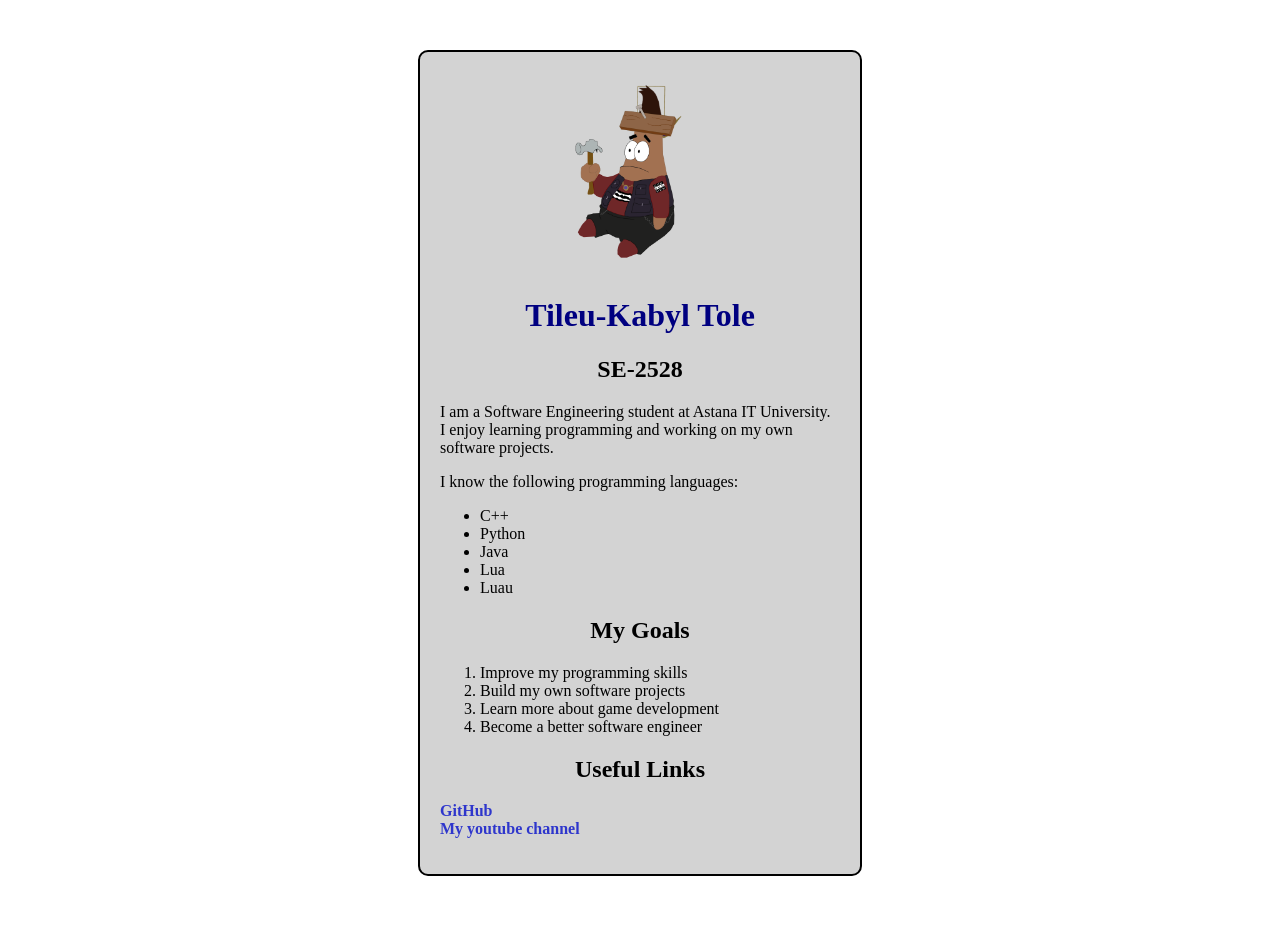
<file: index.html>
<!DOCTYPE html>
<html lang="en">
<head>
    <meta charset="UTF-8">
    <meta name="viewport" content="width=device-width, initial-scale=1.0">
    <title>Document</title>
    <link rel="stylesheet" href="styles.css">
</head>
<body>
    <div class="profile-card">
        <img src="images/profile.png" alt="My profile photo">

        <h1 id="profile-name">Tileu-Kabyl Tole</h1>

        <h2>SE-2528</h2>

        <p class="text-accent">
            I am a Software Engineering student at Astana IT University.
            <br>
            I enjoy learning programming and working on my own software projects.
        </p>

        <p class="text-accent">
            I know the following programming languages:
        </p>
        
        <ul class="list">
            <li> C++ </li>
            <li> Python </li>
            <li> Java </li>
            <li> Lua </li>
            <li> Luau </li>
        </ul>

        <h2>My Goals</h2>

        <ol class="list">
            <li>Improve my programming skills</li>
            <li>Build my own software projects</li>
            <li>Learn more about game development</li>
            <li>Become a better software engineer</li>
        </ol>


         <h2>Useful Links</h2>

        <p class="text-accent">
            <a class= "smooth-link" href="https://github.com/Masterok556/">
                GitHub
            </a>
            <br>
            <a class= "smooth-link" href="https://www.youtube.com/watch?v=dQw4w9WgXcQ">
                My youtube channel
            </a>
        </p>

    </div>

    
</body>
</html>
</file>
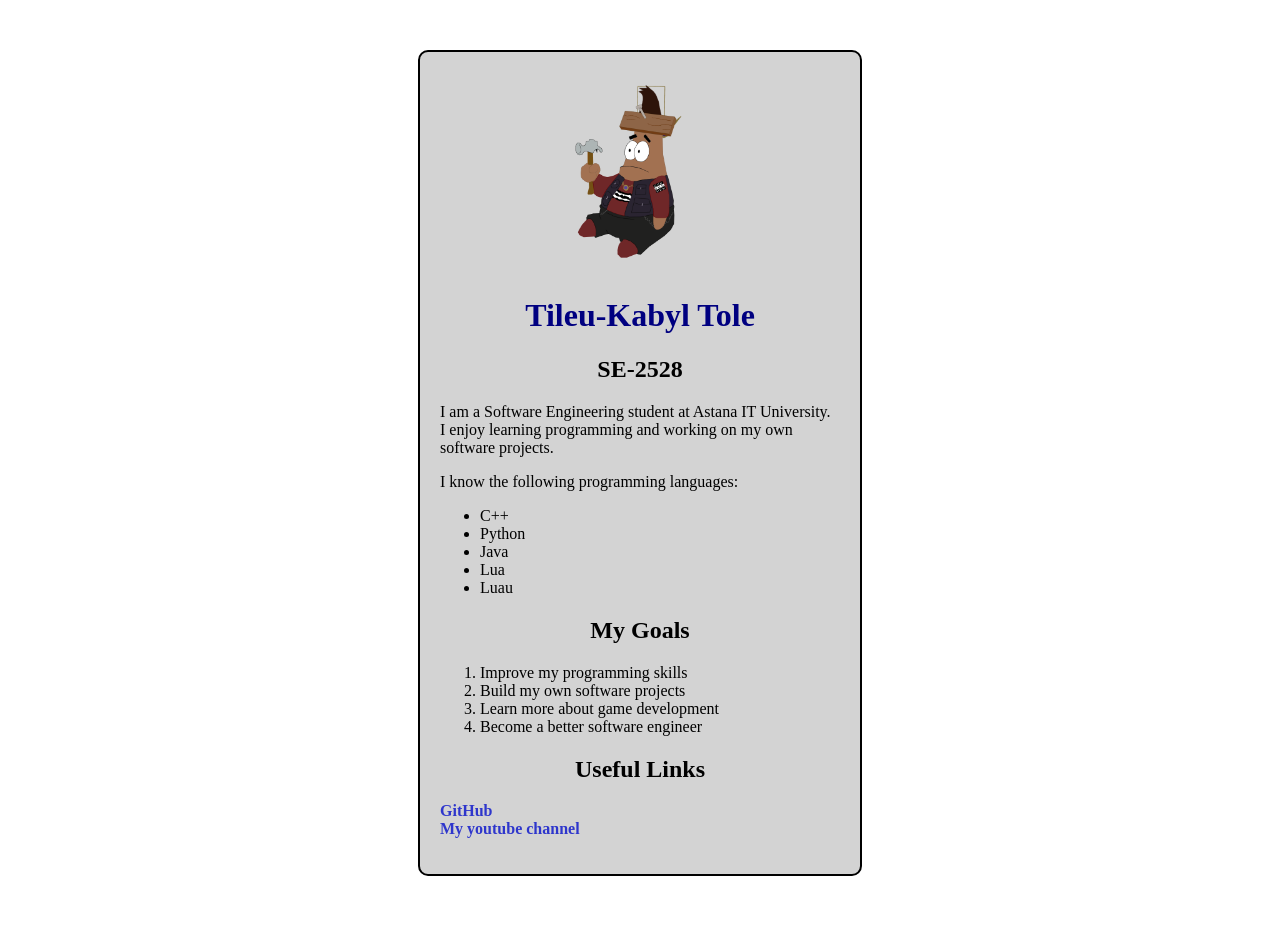
<file: task1/index.html>
<!DOCTYPE html>
<html lang="en">
<head>
    <meta charset="UTF-8">
    <meta name="viewport" content="width=device-width, initial-scale=1.0">
    <title>task1</title>
    <link rel="stylesheet" href="styles.css">
</head>
<body>
    <div class="profile-card">
        <img src="../images/profile.png" alt="My profile photo">

        <h1 id="profile-name">Tileu-Kabyl Tole</h1>

        <h2>SE-2528</h2>

        <p class="text-accent">
            I am a Software Engineering student at Astana IT University.
            <br>
            I enjoy learning programming and working on my own software projects.
        </p>

        <p class="text-accent">
            I know the following programming languages:
        </p>
        
        <ul class="list">
            <li> C++ </li>
            <li> Python </li>
            <li> Java </li>
            <li> Lua </li>
            <li> Luau </li>
        </ul>

        <h2>My Goals</h2>

        <ol class="list">
            <li>Improve my programming skills</li>
            <li>Build my own software projects</li>
            <li>Learn more about game development</li>
            <li>Become a better software engineer</li>
        </ol>


         <h2>Useful Links</h2>

        <p class="text-accent">
            <a class= "smooth-link" href="https://github.com/Masterok556/">
                GitHub
            </a>
            <br>
            <a class= "smooth-link" href="https://www.youtube.com/watch?v=dQw4w9WgXcQ">
                My youtube channel
            </a>
        </p>

    </div>

    
</body>
</html>
</file>
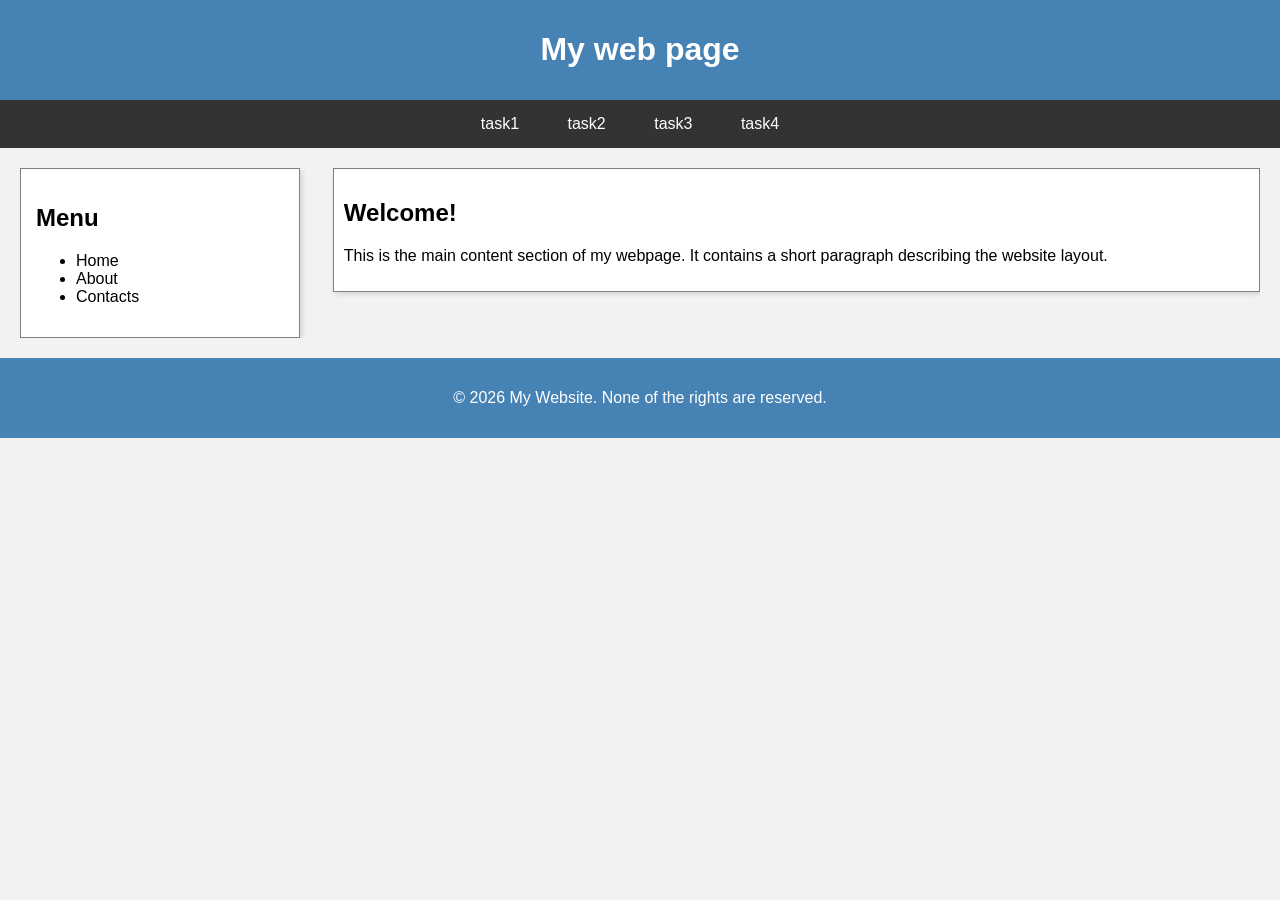
<file: task2/index.html>
<!DOCTYPE html>
<html lang="en">
<head>
    <meta charset="UTF-8">
    <meta name="viewport" content="width=device-width, initial-scale=1.0">
    <title>task2</title>
    <link rel="stylesheet" href="styles.css">
</head>
<body>
    <div class="header">
        <h1>My web page</h1>
    </div>

    <div class="navbar">
        <a href="https://masterok556.github.io/FrontEnd-Assignment1/task1">task1</a>
        <a href="https://masterok556.github.io/FrontEnd-Assignment1/task2">task2</a>
        <a href="https://masterok556.github.io/FrontEnd-Assignment1/task3">task3</a>
        <a href="https://masterok556.github.io/FrontEnd-Assignment1/task4">task4</a>
    </div>

    <div class="container">
        <div class="sidebar">
            <h2>Menu</h2>

            <ul>
                <li>Home</li>
                <li>About</li>
                <li>Contacts</li>
            </ul>
        </div>

         <div class="content">
            <h2>Welcome!</h2>

            <p>
                This is the main content section of my webpage.
                It contains a short paragraph describing the website layout.
            </p>
        </div>

    </div>

    <div class="footer">
        <p>© 2026 My Website. None of the rights are reserved.</p>
    </div>
</body>
</html>
</file>
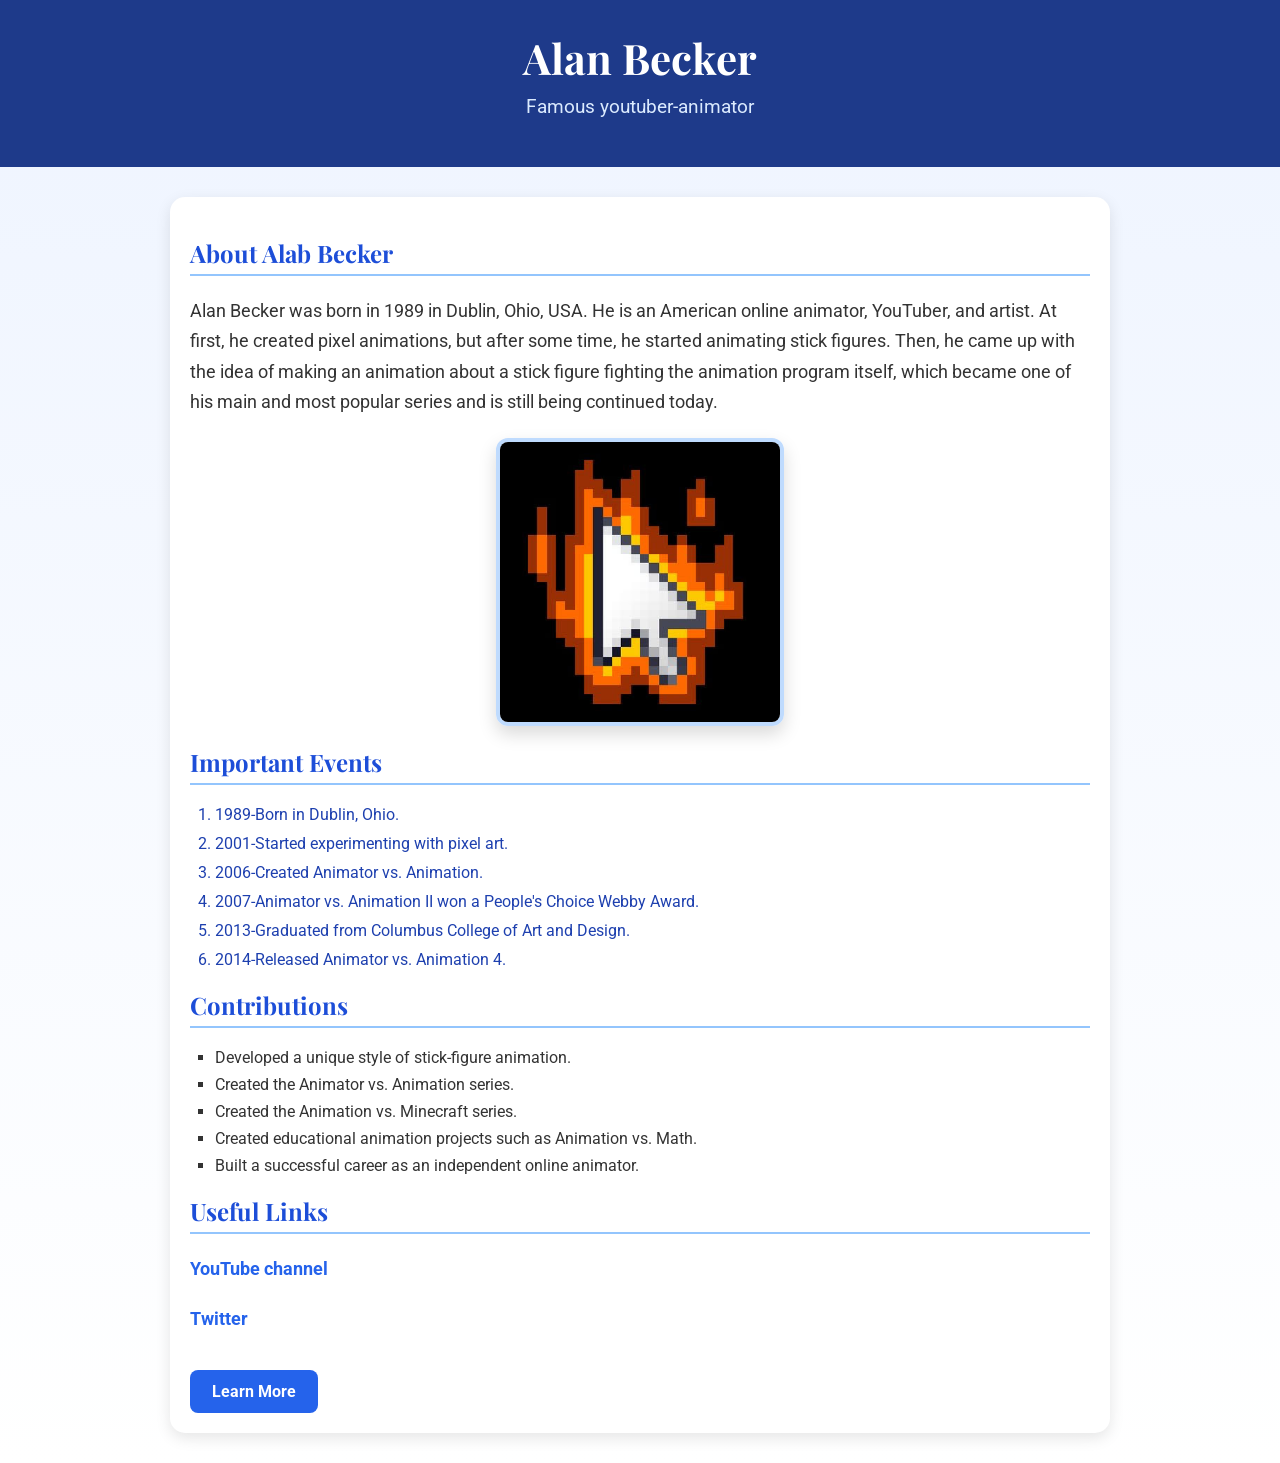
<file: task3/index.html>
<!DOCTYPE html>
<html lang="en">
<head>
    <meta charset="UTF-8">
    <meta name="viewport" content="width=device-width, initial-scale=1.0">
    <title>task3</title>
    <link rel="stylesheet" href="styles.css">
    <link rel="preconnect" href="https://fonts.googleapis.com">
    <link rel="preconnect" href="https://fonts.gstatic.com" crossorigin>
    <link href="https://fonts.googleapis.com/css2?family=Playfair+Display:wght@600;700&family=Roboto:wght@300;400;500&display=swap" rel="stylesheet">

</head>
<body>

    <header>
        <h1>Alan Becker</h1>
        <h3>Famous youtuber-animator</h3>
    </header>

    <div class="content">

        <h2>About Alab Becker</h2>

        <p>
            Alan Becker was born in 1989 in Dublin, Ohio, USA. He is an American online animator,
            YouTuber, and artist. At first, he created pixel animations, but after some time,
            he started animating stick figures. Then, he came up with the idea of making an
            animation about a stick figure fighting the animation program itself, which became
            one of his main and most popular series and is still being continued today.


        </p>

        <img src="../images/alanBecker.jfif" alt="Logo of the Alan's channel">

        <h2>Important Events</h2>

        <ol>
            <li>1989-Born in Dublin, Ohio.</li>
            <li>2001-Started experimenting with pixel art.</li>
            <li>2006-Created Animator vs. Animation.</li>
            <li>2007-Animator vs. Animation II won a People's Choice Webby Award.</li>
            <li>2013-Graduated from Columbus College of Art and Design.</li>
            <li>2014-Released Animator vs. Animation 4.</li>
        </ol>

        <h2>Contributions</h2>

        <ul>
            <li>Developed a unique style of stick-figure animation.</li>
            <li>Created the Animator vs. Animation series.</li>
            <li>Created the Animation vs. Minecraft series.</li>
            <li>Created educational animation projects such as Animation vs. Math.</li>
            <li>Built a successful career as an independent online animator.</li>
        </ul>

        <h2>Useful Links</h2>

        <p>
            <a href="https://youtube.com/@alanbecker?si=4Vcndcm_cweVPpKK">
                YouTube channel
            </a>
        </p>

        <p>
            <a href="https://x.com/alanthebecker">
                Twitter
            </a>
        </p>

        <a href="https://ru.wikipedia.org/wiki/%D0%91%D0%B5%D0%BA%D0%B5%D1%80,_%D0%90%D0%BB%D0%B0%D0%BD" class="btn">
            Learn More
        </a>

    </div>

</body>
</html>
</file>
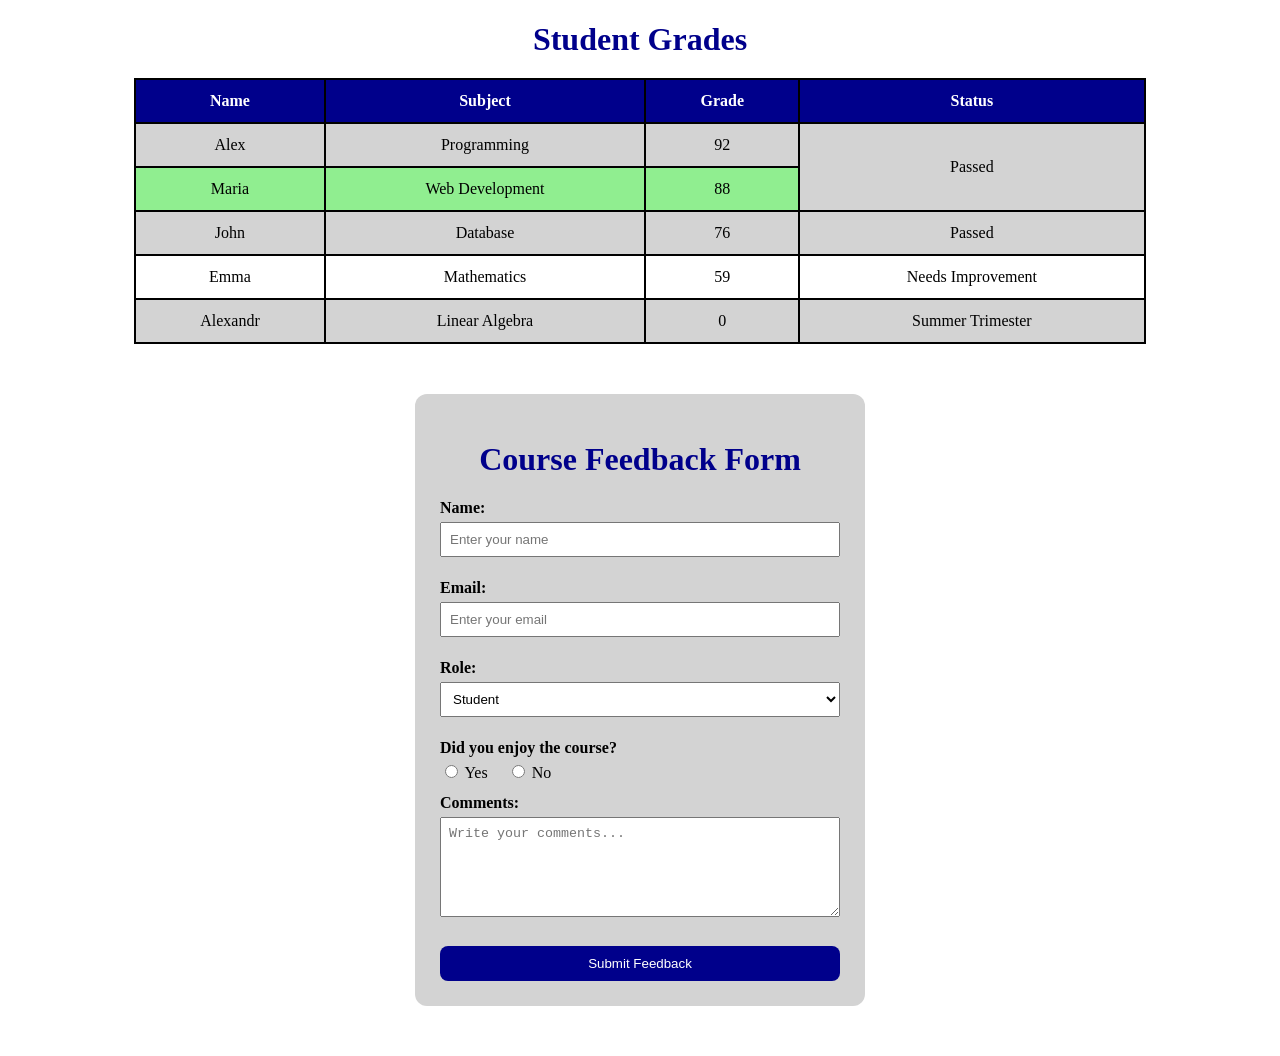
<file: task4/index.html>
<!DOCTYPE html>
<html lang="en">
<head>
    <meta charset="UTF-8">
    <meta name="viewport" content="width=device-width, initial-scale=1.0">
    <title>task4</title>
    <link rel="stylesheet" href="styles.css">
</head>
<body>

    <h1 id="table-title">Student Grades</h1>

    <table>
        <tr>
            <th>Name</th>
            <th>Subject</th>
            <th>Grade</th>
            <th>Status</th>
        </tr>

        <tr>
            <td>Alex</td>
            <td>Programming</td>
            <td>92</td>
            <td rowspan="2">Passed</td>
        </tr>

        <tr class="highlight-row">
            <td>Maria</td>
            <td>Web Development</td>
            <td>88</td>
        </tr>

        <tr>
            <td>John</td>
            <td>Database</td>
            <td>76</td>
            <td>Passed</td>
        </tr>

        <tr>
            <td>Emma</td>
            <td>Mathematics</td>
            <td>59</td>
            <td>Needs Improvement</td>
        </tr>

        <tr>
            <td>Alexandr</td>
            <td>Linear Algebra</td>
            <td>0</td>
            <td>Summer Trimester</td>
        </tr>

    </table>



    <div class="form-container">

        <h1 id="form-title">Course Feedback Form</h1>

        <form>

            <label for="name">Name:</label>
            <input type="text" id="name" name="name" placeholder="Enter your name">

            <label for="email">Email:</label>
            <input type="email" id="email" name="email" placeholder="Enter your email">

            <label for="role">Role:</label>
            <select id="role" name="role">
                <option>Student</option>
                <option>Teacher</option>
                <option>Other</option>
            </select>

            <label>Did you enjoy the course?</label>

            <div class="radio-group">
                <input type="radio" id="yes" name="enjoyed">
                <label for="yes">Yes</label>

                <input type="radio" id="no" name="enjoyed">
                <label for="no">No</label>
            </div>

            <label for="comments">Comments:</label>
            <textarea id="comments" name="comments"
                placeholder="Write your comments..."></textarea>

            <button type="submit">Submit Feedback</button>
            
        </form>

    </div>
</body>
</html>
</file>
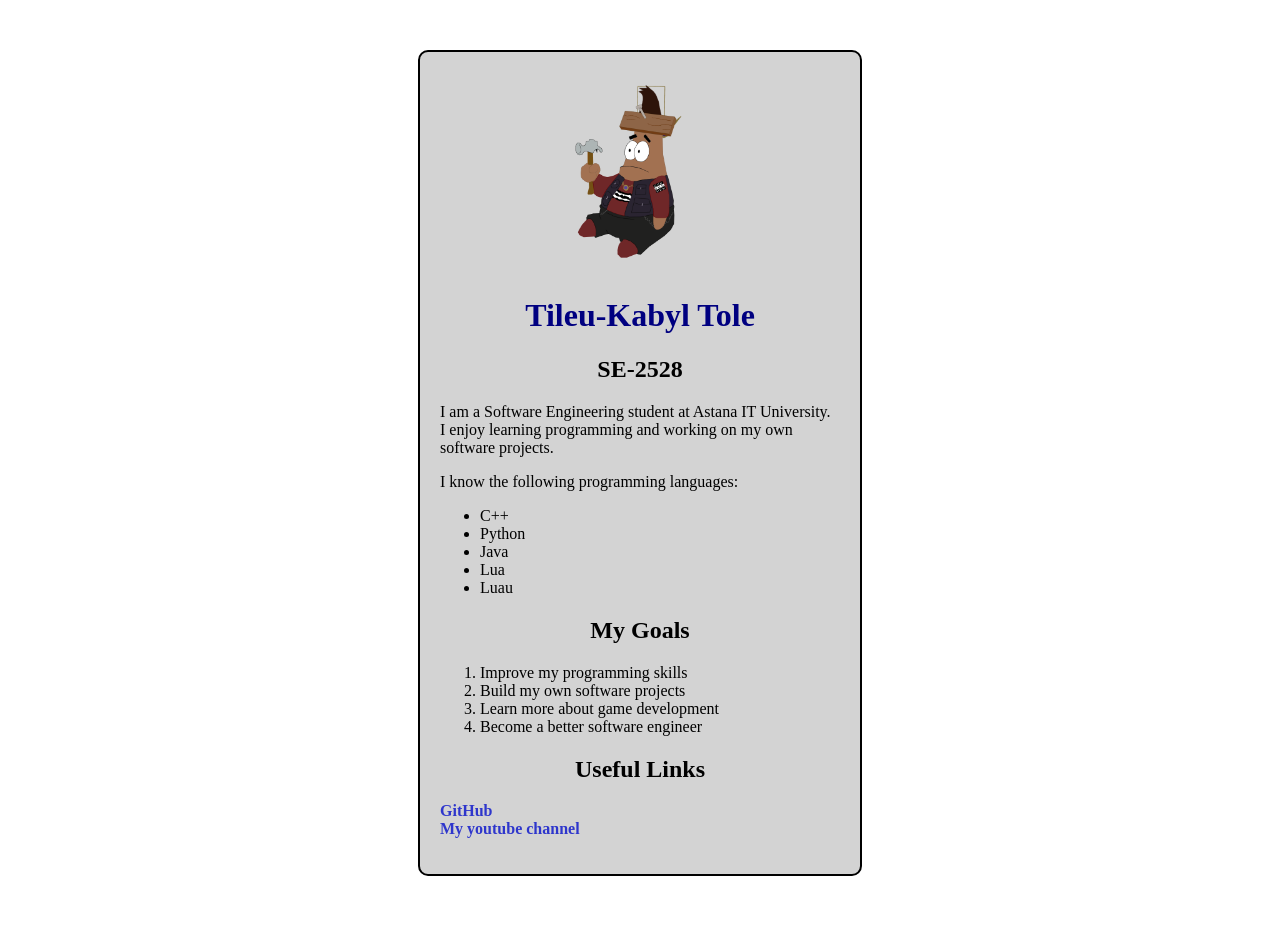
<file: task1/task1.html>
<!DOCTYPE html>
<html lang="en">
<head>
    <meta charset="UTF-8">
    <meta name="viewport" content="width=device-width, initial-scale=1.0">
    <title>task1</title>
    <link rel="stylesheet" href="styles.css">
</head>
<body>
    <div class="profile-card">
        <img src="../images/profile.png" alt="My profile photo">

        <h1 id="profile-name">Tileu-Kabyl Tole</h1>

        <h2>SE-2528</h2>

        <p class="text-accent">
            I am a Software Engineering student at Astana IT University.
            <br>
            I enjoy learning programming and working on my own software projects.
        </p>

        <p class="text-accent">
            I know the following programming languages:
        </p>
        
        <ul class="list">
            <li> C++ </li>
            <li> Python </li>
            <li> Java </li>
            <li> Lua </li>
            <li> Luau </li>
        </ul>

        <h2>My Goals</h2>

        <ol class="list">
            <li>Improve my programming skills</li>
            <li>Build my own software projects</li>
            <li>Learn more about game development</li>
            <li>Become a better software engineer</li>
        </ol>


         <h2>Useful Links</h2>

        <p class="text-accent">
            <a class= "smooth-link" href="https://github.com/Masterok556/">
                GitHub
            </a>
            <br>
            <a class= "smooth-link" href="https://www.youtube.com/watch?v=dQw4w9WgXcQ">
                My youtube channel
            </a>
        </p>

    </div>

    
</body>
</html>
</file>
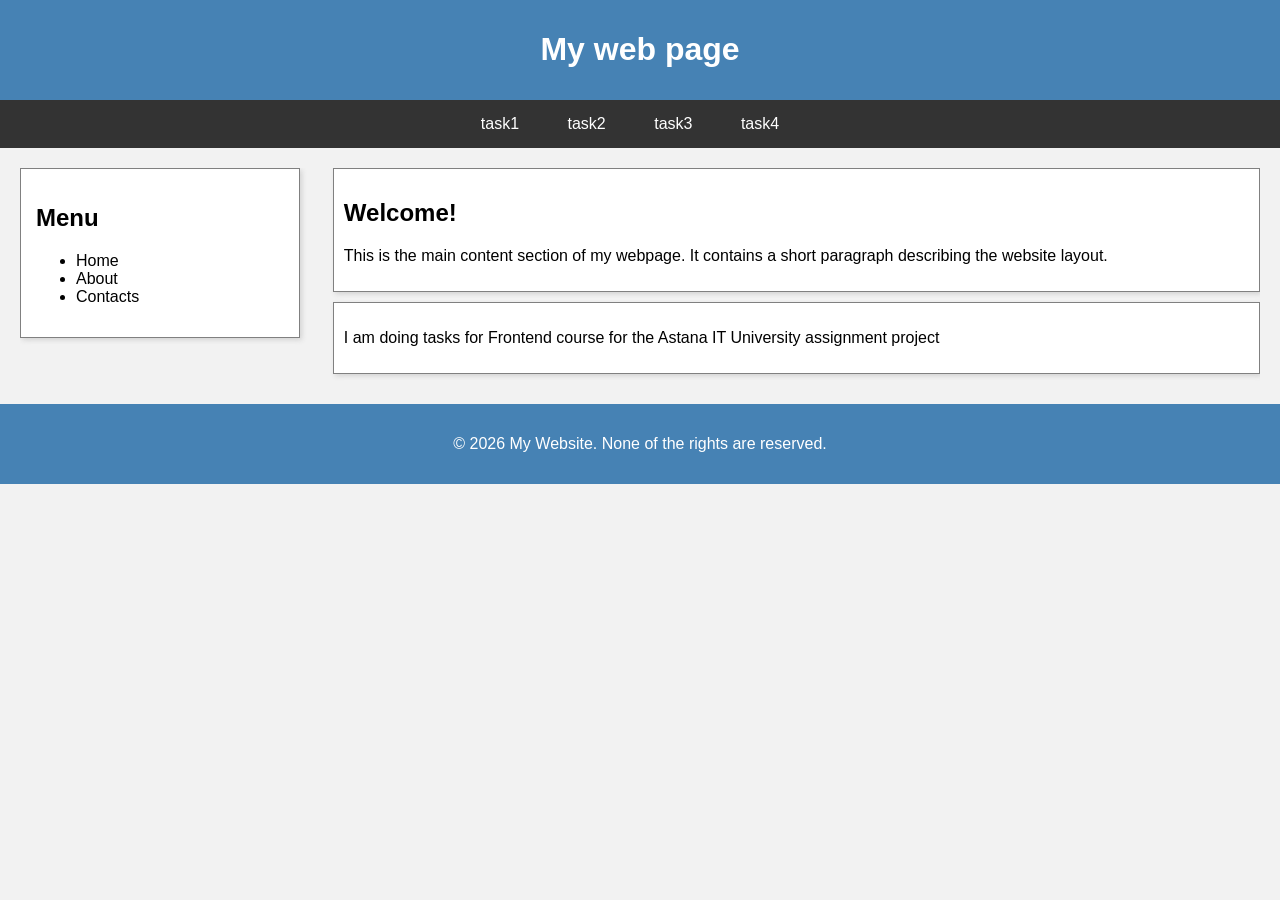
<file: task2/task2.html>
<!DOCTYPE html>
<html lang="en">
<head>
    <meta charset="UTF-8">
    <meta name="viewport" content="width=device-width, initial-scale=1.0">
    <title>task2</title>
    <link rel="stylesheet" href="styles.css">
</head>
<body>
    <div class="header">
        <h1>My web page</h1>
    </div>

    <div class="navbar">
        <a href="https://masterok556.github.io/FrontEnd-Assignment1/task1">task1</a>
        <a href="https://masterok556.github.io/FrontEnd-Assignment1/task2">task2</a>
        <a href="https://masterok556.github.io/FrontEnd-Assignment1/task3">task3</a>
        <a href="https://masterok556.github.io/FrontEnd-Assignment1/task4">task4</a>
    </div>

    <div class="container">
        <div class="sidebar">
            <h2>Menu</h2>

            <ul>
                <li>Home</li>
                <li>About</li>
                <li>Contacts</li>
            </ul>
        </div>

         <div class="content">
            <h2>Welcome!</h2>

            <p>
                This is the main content section of my webpage.
                It contains a short paragraph describing the website layout.
            </p>
        </div>

        <div class="content">
            <p>
                I am doing tasks for Frontend course for the Astana IT University assignment project
            </p>
        </div>

    </div>

    <div class="footer">
        <p>© 2026 My Website. None of the rights are reserved.</p>
    </div>
</body>
</html>
</file>
<file: styles.css>
h1 {
    font-size: 32px;
    color: darkblue;
}

.profile-card {
    background-color: lightgray;
    padding: 20px;
    margin: 50px auto;
    border: 2px solid black;
    border-radius: 10px;
    max-width: 400px;
    text-align: center;
}

#profile-name {
    color: navy;
}

.text-accent {
    font-family: "Times New Roman";
    font-size: 1rem;
    text-align: left;
    color: rgb(0, 0, 0);
}

.smooth-link {
  color: #2e36cc;
  text-decoration: none;
  font-weight: bold;
  transition: all 0.3s ease; 
}

.smooth-link:hover {
  color: #2e36ccbd;
  padding-left: 5px;
}


.list {
    text-align: left;
}

.profile-card img {
    max-width: 200px;
    width: 100%;
    height: auto;
    border-radius: 10px;
}
</file>
<file: task1/styles.css>
h1 {
    font-size: 32px;
    color: darkblue;
}

.profile-card {
    background-color: lightgray;
    padding: 20px;
    margin: 50px auto;
    border: 2px solid black;
    border-radius: 10px;
    max-width: 400px;
    text-align: center;
}

#profile-name {
    color: navy;
}

.text-accent {
    font-family: "Times New Roman";
    font-size: 1rem;
    text-align: left;
    color: rgb(0, 0, 0);
}

.smooth-link {
  color: #2e36cc;
  text-decoration: none;
  font-weight: bold;
  transition: all 0.3s ease; 
}

.smooth-link:hover {
  color: #2e36ccbd;
  padding-left: 5px;
}


.list {
    text-align: left;
}

.profile-card img {
    max-width: 200px;
    width: 100%;
    height: auto;
    border-radius: 10px;
}
</file>
<file: task2/styles.css>
body {
    font-family: Arial, sans-serif;
    background-color: #f2f2f2;
    margin: 0;
}

.header {
    background-color: steelblue;
    color: white;
    text-align: center;
    padding: 10px;
}

.navbar {
    background-color: #333;
    padding: 15px;
    text-align: center;
}

.navbar a {
    color: white;
    text-decoration: none;
    margin-right: 20px;
    padding: 8px 12px;
}

.navbar a:hover {
    background-color: rgb(255, 153, 0);
    border-radius: 5px;
}

.container {
    overflow: auto;
    margin: 20px;
}

.sidebar {
    float: left;
    width: 20%;

    background-color: white;
    padding: 15px;

    border: 1px solid gray;
    box-shadow: 2px 2px 5px lightgray;
}

.content {
    float: right;
    width: 73%;

    margin-bottom: 10px;
    background-color: white;
    padding: 10px;

    border: 1px solid gray;
    box-shadow: 2px 2px 5px lightgray;
}

.footer {
    clear: both;

    background-color: steelblue;
    color: white;

    text-align: center;
    padding: 15px;
    margin-top: 20px;
}
</file>
<file: task3/styles.css>
body {
    margin: 0;
    padding: 0;
    background: linear-gradient(to bottom, #eef4ff, #ffffff);
    font-family: "Roboto", sans-serif;
    color: #333;
}

header {
    background-color: #1e3a8a;
    color: white;
    text-align: center;
    padding: 30px;
}

header h1 {
    margin: 0;
    font-family: "Playfair Display", serif;
    font-size: 42px;
}

header h3 {
    margin-top: 10px;
    font-weight: normal;
    color: #dbeafe;
}

.content {
    max-width: 900px;
    margin: 30px auto;
    padding: 20px;
    background-color: white;
    border-radius: 15px;
    box-shadow: 0 5px 15px rgba(0,0,0,0.1);
}

h2 {
    color: #1d4ed8;
    font-family: "Playfair Display", serif;
    border-bottom: 2px solid #93c5fd;
    padding-bottom: 5px;
}

h3 {
    color: #2563eb;
}

p {
    font-size: 18px;
    line-height: 1.7;
    margin-bottom: 20px;
}

img {
    display: block;
    max-width: 280px;
    width: 100%;
    margin: 20px auto;
    border-radius: 12px;
    border: 4px solid #bfdbfe;
    box-shadow: 0 8px 18px rgba(0,0,0,0.15);
}

ol {
    padding-left: 25px;
    margin-bottom: 20px;
}

ol li {
    margin-bottom: 10px;
    color: #1e40af;
}

ul {
    list-style-type: square;
    padding-left: 25px;
    margin-bottom: 20px;
}

ul li {
    margin-bottom: 8px;
}

a {
    color: #2563eb;
    text-decoration: none;
    font-weight: bold;
    transition: color 0.3s;
}

a:hover {
    color: #1e3a8a;
    text-decoration: underline;
}

.btn {
    display: inline-block;
    margin-top: 15px;
    padding: 12px 22px;
    background-color: #2563eb;
    color: white;
    border-radius: 8px;
    text-decoration: none;
    transition: background-color 0.3s, transform 0.2s;
}

.btn:hover {
    background-color: #1d4ed8;
    transform: translateY(-2px);
}
</file>
<file: task4/styles.css>
#table-title {
    text-align: center;
    color: darkblue;
    margin-bottom: 20px;
}

table {
    width: 80%;
    margin: 0 auto;
    border-collapse: collapse;
}

th, td {
    border: 2px solid black;
    padding: 12px;
    text-align: center;
}

th {
    background-color: darkblue;
    color: white;
}

tr:nth-child(even) {
    background-color: lightgray;
}

.highlight-row {
    background-color: lightgreen;
}

.form-container {
    width: 400px;
    margin: 50px auto;
    padding: 25px;
    background-color: lightgray;
    border-radius: 12px;
}

#form-title {
    text-align: center;
    color: darkblue;
}

label {
    display: block;
    font-weight: bold;
    margin-top: 12px;
    margin-bottom: 5px;
}

input[type="text"],
input[type="email"],
select,
textarea {
    width: 100%;
    padding: 8px;
    margin-bottom: 10px;
    box-sizing: border-box;
}

textarea {
    height: 100px;
}

.radio-group {
    margin-bottom: 10px;
}

.radio-group label {
    display: inline;
    font-weight: normal;
    margin-right: 15px;
}

button {
    width: 100%;
    padding: 10px;
    margin-top: 15px;
    background-color: darkblue;
    color: white;
    border: none;
    border-radius: 8px;
}

button:hover {
    background-color: blue;
}
</file>
